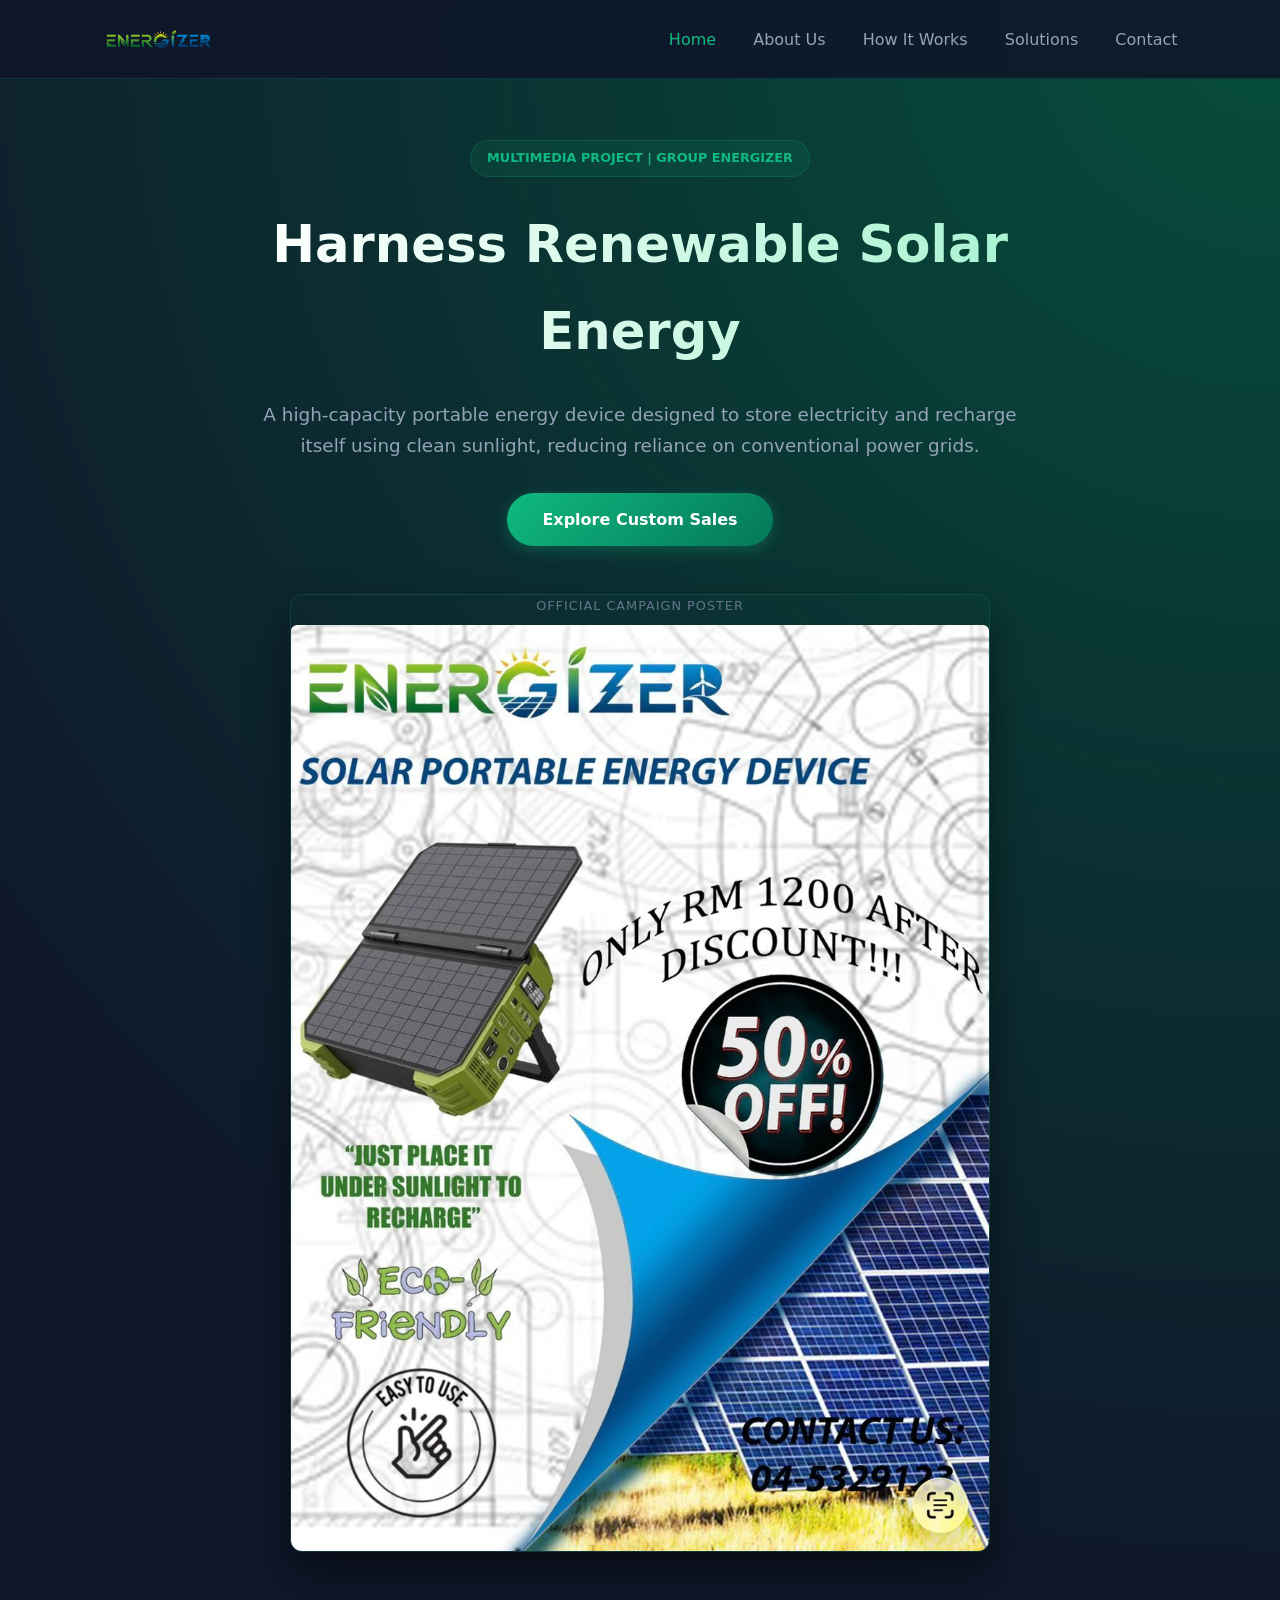
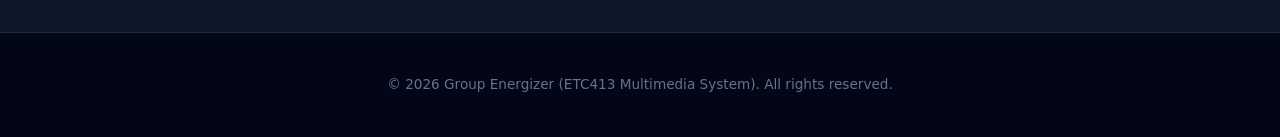
<file: index.html>
<!DOCTYPE html>
<html lang="en">
<head>
    <meta charset="UTF-8">
    <meta name="viewport" content="width=device-width, initial-scale=1.0">
    <title>Energizer | Renewable Solar Energy Storage</title>
    <link rel="stylesheet" href="style.css">
</head>
<body>
    <header>
        <div class="logo-container" style="display: flex; align-items: center; max-height: 50px;">
    <!-- If your file is a .jpg, change logo.png to logo.jpg -->
    <img src="logo.png" alt="Group Energizer Logo" style="height: 100%; max-height: 40px; width: auto; object-fit: contain;">
</div>

        <nav>
            <a href="index.html" class="active">Home</a>
            <a href="about.html">About Us</a>
            <a href="features.html">How It Works</a>
            <a href="gallery.html">Solutions</a>
            <a href="contact.html">Contact</a>
        </nav>
    </header>

    <main class="page">
        <div class="container-narrow">
            <span class="badge">Multimedia Project | Group Energizer</span>
            <h1>Harness Renewable Solar Energy</h1>
            <p class="lead-text">A high-capacity portable energy device designed to store electricity and recharge itself using clean sunlight, reducing reliance on conventional power grids.</p>
            <a href="contact.html" class="btn">Explore Custom Sales</a>
            <div class="poster-container" style="max-width: 700px; width: 100%; margin: 3rem auto 0 auto; border-radius: 12px; overflow: hidden; border: 1px solid rgba(16, 185, 129, 0.2); box-shadow: 0 20px 40px rgba(0,0,0,0.5);">
                <p style="font-size: 0.8rem; color: #64748b; margin-bottom: 0.5rem; text-transform: uppercase; letter-spacing: 1px;">Official Campaign Poster</p>
                <img src="poster.jpg" alt="Energizer Promotional Ad Poster" style="width: 100%; display: block; border-radius: 6px;">
            </div>
        </div>
    </main>

    <footer><p>&copy; 2026 Group Energizer (ETC413 Multimedia System). All rights reserved.</p></footer>
</body>
</html>
</file>
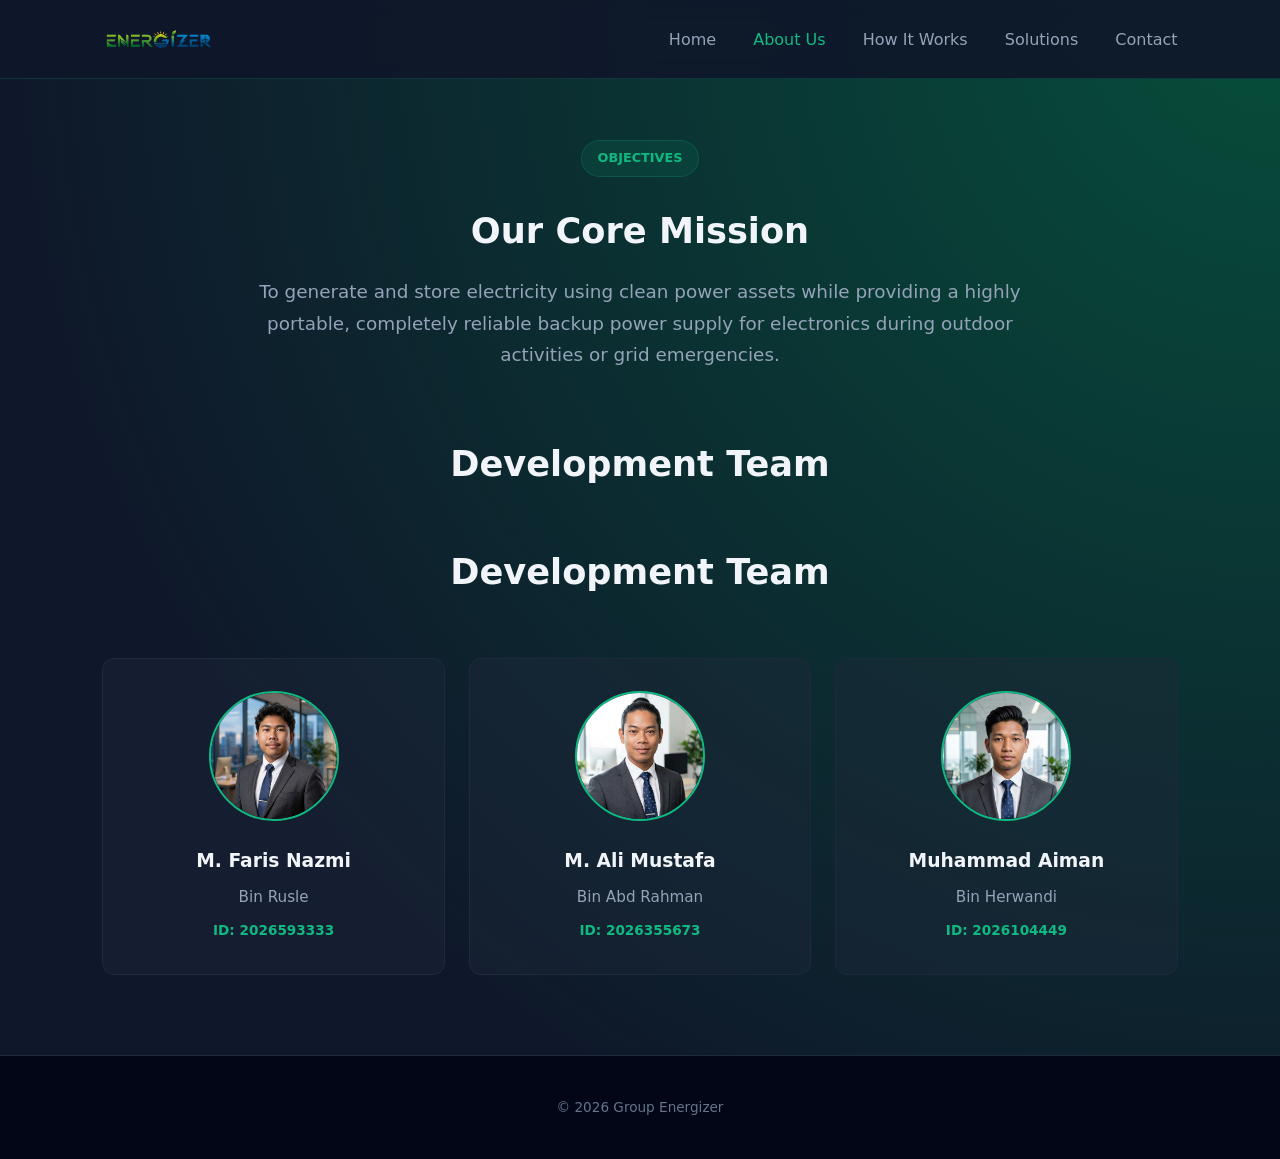
<file: about.html>
<!DOCTYPE html>
<html lang="en">
<head>
    <meta charset="UTF-8">
    <meta name="viewport" content="width=device-width, initial-scale=1.0">
    <title>About Us | Group Energizer</title>
    <link rel="stylesheet" href="style.css">
</head>
<body>
    <header>
        <div class="logo-container" style="display: flex; align-items: center; max-height: 50px;">
    <!-- If your file is a .jpg, change logo.png to logo.jpg -->
    <img src="logo.png" alt="Group Energizer Logo" style="height: 100%; max-height: 40px; width: auto; object-fit: contain;">
</div>
        <nav>
            <a href="index.html">Home</a>
            <a href="about.html" class="active">About Us</a>
            <a href="features.html">How It Works</a>
            <a href="gallery.html">Solutions</a>
            <a href="contact.html">Contact</a>
        </nav>
    </header>

    <main class="page">
        <div class="container-narrow">
            <span class="badge">Objectives</span>
            <h2>Our Core Mission</h2>
            <p class="lead-text">To generate and store electricity using clean power assets while providing a highly portable, completely reliable backup power supply for electronics during outdoor activities or grid emergencies.</p>
        </div>

        <h2 style="margin-top: 2rem;">Development Team</h2>
        <h2 style="margin-top: 2rem;">Development Team</h2>
        <div class="grid">
            <!-- Member 1 -->
            <div class="card" style="text-align: center; padding: 2rem 1.5rem;">
                <div style="width: 130px; height: 130px; margin: 0 auto 1.5rem auto; border-radius: 50%; overflow: hidden; border: 2px solid #10b981; background: #1e293b;">
                    <img src="faris.jpg" alt="Muhammad Faris Nazmi" style="width: 100%; height: 100%; object-fit: cover;">
                </div>
                <h3>M. Faris Nazmi</h3>
                <p>Bin Rusle</p>
                <p style="color: #10b981; font-size: 0.85rem; margin-top: 0.5rem; font-weight: 600;">ID: 2026593333</p>
            </div>

            <!-- Member 2 -->
            <div class="card" style="text-align: center; padding: 2rem 1.5rem;">
                <div style="width: 130px; height: 130px; margin: 0 auto 1.5rem auto; border-radius: 50%; overflow: hidden; border: 2px solid #10b981; background: #1e293b;">
                    <img src="ali.jpg" alt="Muhammad Ali Mustafa" style="width: 100%; height: 100%; object-fit: cover;">
                </div>
                <h3>M. Ali Mustafa</h3>
                <p>Bin Abd Rahman</p>
                <p style="color: #10b981; font-size: 0.85rem; margin-top: 0.5rem; font-weight: 600;">ID: 2026355673</p>
            </div>

            <!-- Member 3 -->
            <div class="card" style="text-align: center; padding: 2rem 1.5rem;">
                <div style="width: 130px; height: 130px; margin: 0 auto 1.5rem auto; border-radius: 50%; overflow: hidden; border: 2px solid #10b981; background: #1e293b;">
                    <!-- Added object-position: top; here to fix his framing -->
                    <img src="aiman.jpg" alt="Muhammad Aiman" style="width: 100%; height: 100%; object-fit: cover; object-position: top;">
                </div>
                <h3>Muhammad Aiman</h3>
                <p>Bin Herwandi</p>
                <p style="color: #10b981; font-size: 0.85rem; margin-top: 0.5rem; font-weight: 600;">ID: 2026104449</p>
            </div>
        </div>
    </main>

    <footer><p>&copy; 2026 Group Energizer</p></footer>
</body>
</html>
</file>
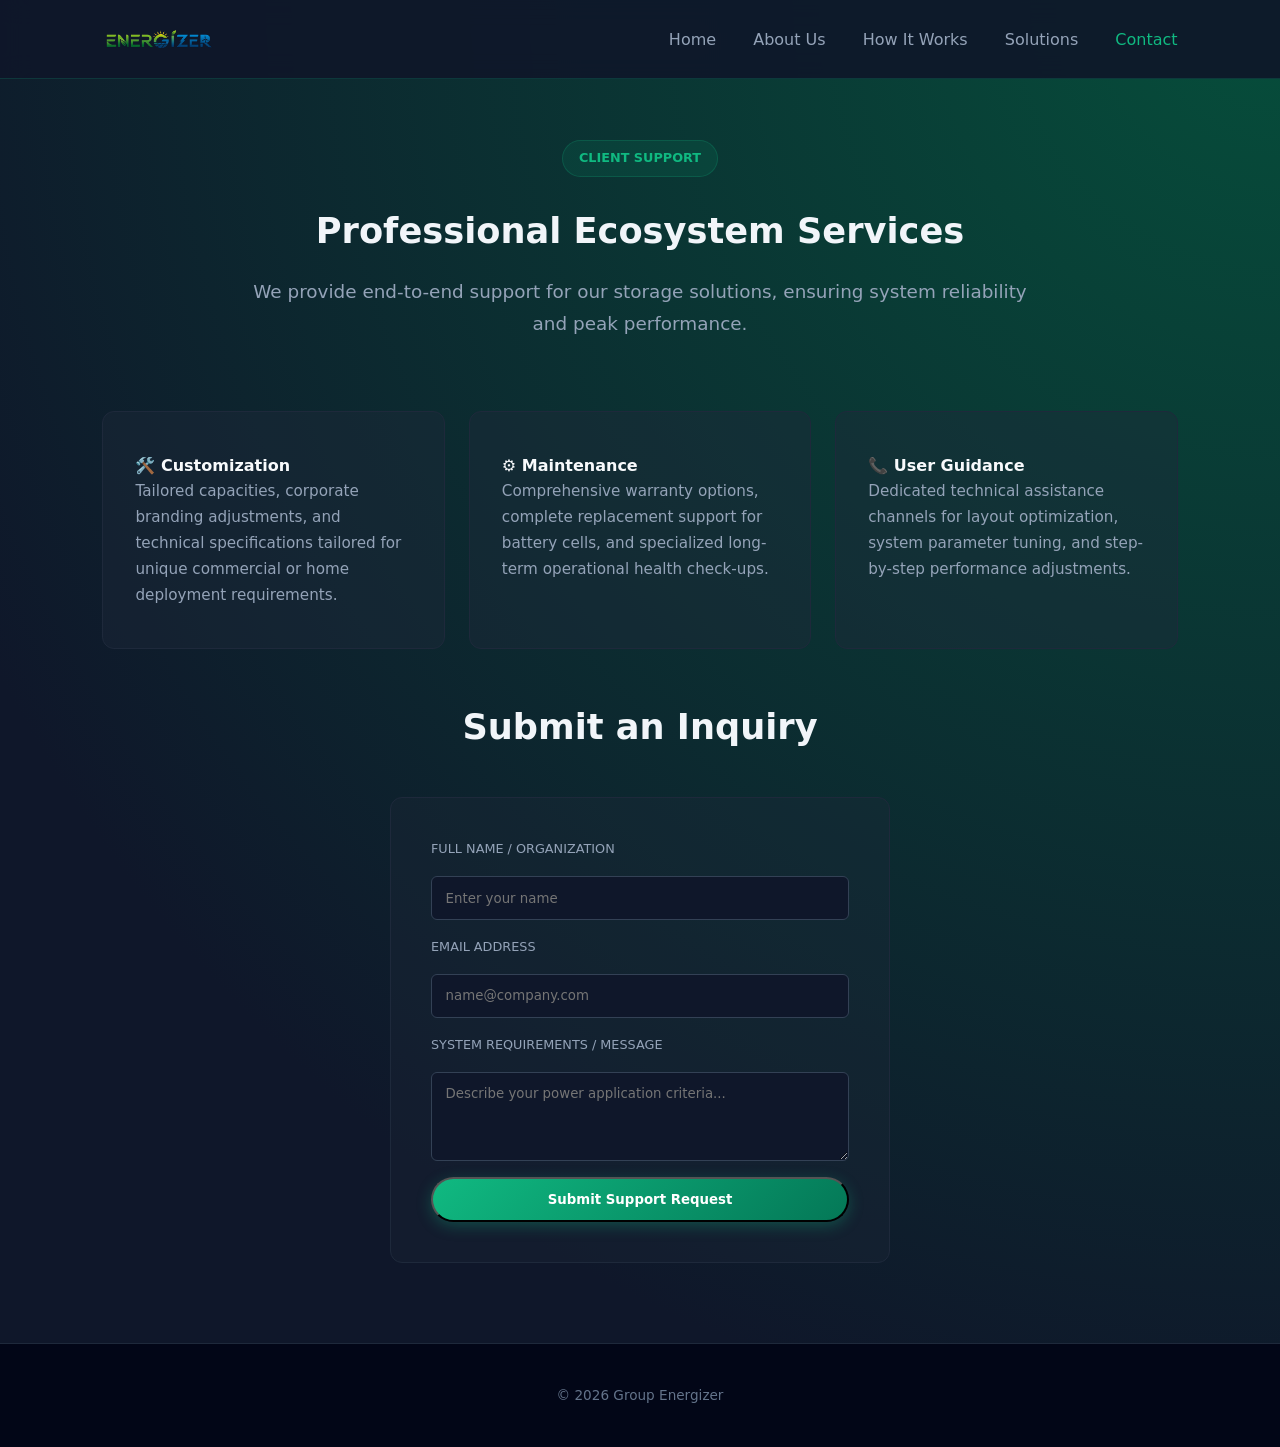
<file: contact.html>
<!DOCTYPE html>
<html lang="en">
<head>
    <meta charset="UTF-8">
    <meta name="viewport" content="width=device-width, initial-scale=1.0">
    <title>Our Services & Contact | Energizer</title>
    <link rel="stylesheet" href="style.css">
</head>
<body>
    <header>
        <div class="logo-container" style="display: flex; align-items: center; max-height: 50px;">
    <!-- If your file is a .jpg, change logo.png to logo.jpg -->
    <img src="logo.png" alt="Group Energizer Logo" style="height: 100%; max-height: 40px; width: auto; object-fit: contain;">
</div>
        <nav>
            <a href="index.html">Home</a>
            <a href="about.html">About Us</a>
            <a href="features.html">How It Works</a>
            <a href="gallery.html">Solutions</a>
            <a href="contact.html" class="active">Contact</a>
        </nav>
    </header>

    <main class="page">
        <div class="container-narrow">
            <span class="badge">Client Support</span>
            <h2>Professional Ecosystem Services</h2>
            <p class="lead-text">We provide end-to-end support for our storage solutions, ensuring system reliability and peak performance.</p>
        </div>

        <div class="grid" style="margin-bottom: 3rem;">
            <div class="card">
                <h4>🛠️ Customization</h4>
                <p>Tailored capacities, corporate branding adjustments, and technical specifications tailored for unique commercial or home deployment requirements.</p>
            </div>
            <div class="card">
                <h4>⚙️ Maintenance</h4>
                <p>Comprehensive warranty options, complete replacement support for battery cells, and specialized long-term operational health check-ups.</p>
            </div>
            <div class="card">
                <h4>📞 User Guidance</h4>
                <p>Dedicated technical assistance channels for layout optimization, system parameter tuning, and step-by-step performance adjustments.</p>
            </div>
        </div>

        <h2>Submit an Inquiry</h2>
        <form onsubmit="event.preventDefault(); alert('Inquiry successfully logged by Energizer Technical Support.');">
            <label for="client-name">Full Name / Organization</label>
            <input type="text" id="client-name" placeholder="Enter your name" required>

            <label for="client-email">Email Address</label>
            <input type="email" id="client-email" placeholder="name@company.com" required>

            <label for="client-needs">System Requirements / Message</label>
            <textarea id="client-needs" rows="4" placeholder="Describe your power application criteria..." required></textarea>

            <button type="submit" class="btn">Submit Support Request</button>
        </form>
    </main>

    <footer><p>&copy; 2026 Group Energizer</p></footer>
</body>
</html>
</file>
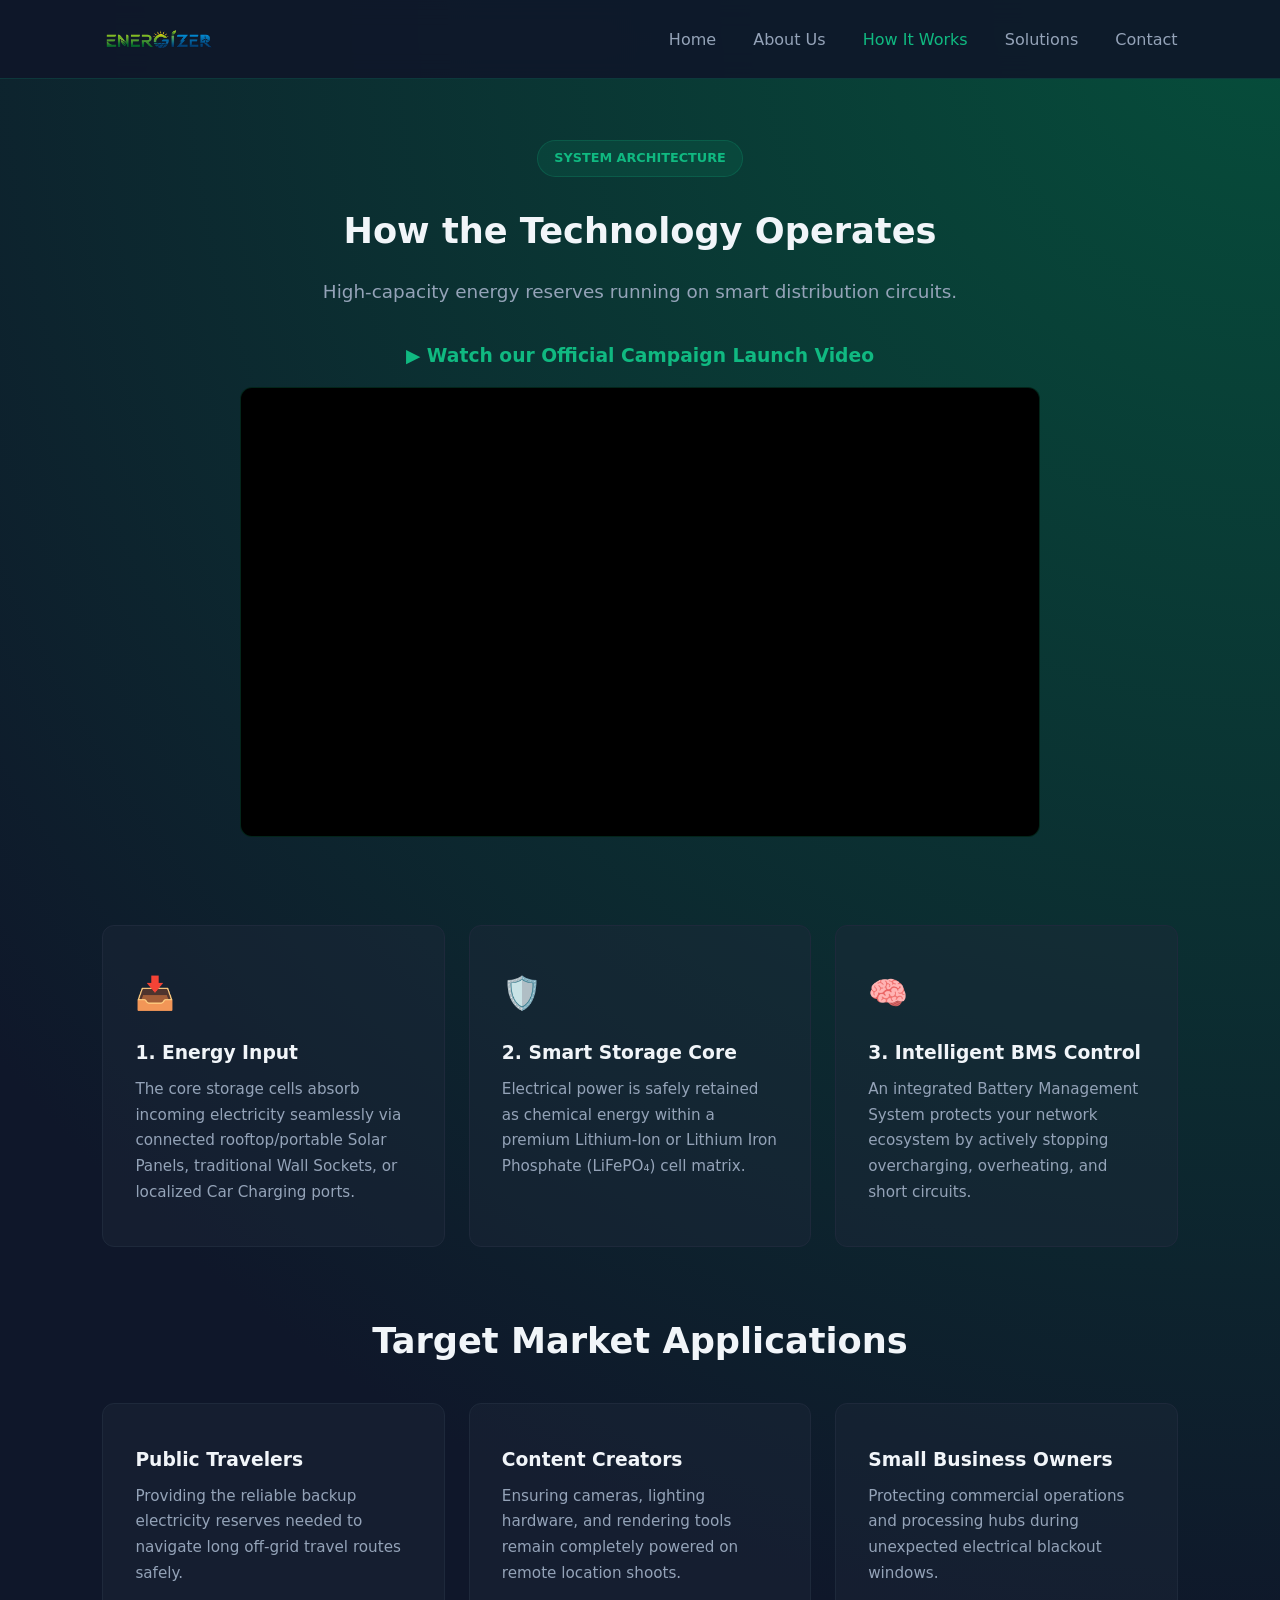
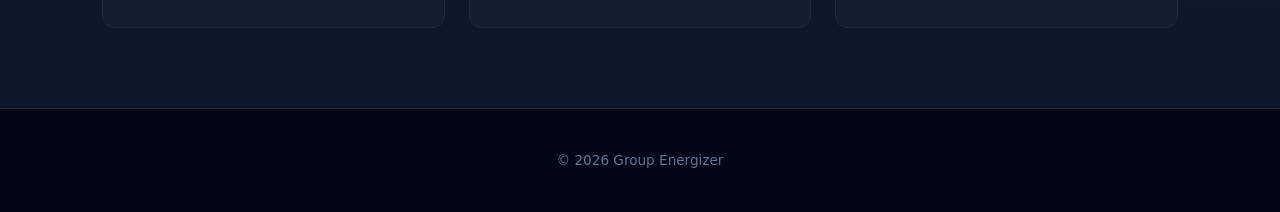
<file: features.html>
<!DOCTYPE html>
<html lang="en">
<head>
    <meta charset="UTF-8">
    <meta name="viewport" content="width=device-width, initial-scale=1.0">
    <title>How It Works | Energizer</title>
    <link rel="stylesheet" href="style.css">
</head>
<body>
    <header>
        <div class="logo-container" style="display: flex; align-items: center; max-height: 50px;">
    <!-- If your file is a .jpg, change logo.png to logo.jpg -->
    <img src="logo.png" alt="Group Energizer Logo" style="height: 100%; max-height: 40px; width: auto; object-fit: contain;">
</div>

        <nav>
            <a href="index.html">Home</a>
            <a href="about.html">About Us</a>
            <a href="features.html" class="active">How It Works</a>
            <a href="gallery.html">Solutions</a>
            <a href="contact.html">Contact</a>
        </nav>
    </header>

    <main class="page">
        <div class="container-narrow">
            <span class="badge">System Architecture</span>
            <h2>How the Technology Operates</h2>
            <p class="lead-text">High-capacity energy reserves running on smart distribution circuits.</p>
            <h3 style="text-align: center; color: #10b981; margin-bottom: 1rem;">▶️ Watch our Official Campaign Launch Video</h3>
            <div class="video-container" style="max-width: 800px; width: 100%; margin: 0 auto 3rem auto; border-radius: 12px; overflow: hidden; border: 1px solid rgba(16, 185, 129, 0.2); background: #000; aspect-ratio: 16/9;">
            <!-- Replace "YOUR_YOUTUBE_VIDEO_ID" with your actual video's ID code from the YouTube link -->
                <iframe 
                style="width: 100%; height: 100%; border: none;" 
                src="https://www.youtube.com/embed/izwq7Fh_1rY" 
                title="Group Energizer Official Promo Video" 
                allow="accelerometer; autoplay; clipboard-write; encrypted-media; gyroscope; picture-in-picture; web-share" 
                allowfullscreen>
                </iframe>
            </div>
        </div>

        <div class="grid">
            <div class="card">
                <span class="card-icon">📥</span>
                <h3>1. Energy Input</h3>
                <p>The core storage cells absorb incoming electricity seamlessly via connected rooftop/portable Solar Panels, traditional Wall Sockets, or localized Car Charging ports.</p>
            </div>
            <div class="card">
                <span class="card-icon">🛡️</span>
                <h3>2. Smart Storage Core</h3>
                <p>Electrical power is safely retained as chemical energy within a premium Lithium-Ion or Lithium Iron Phosphate (LiFePO₄) cell matrix.</p>
            </div>
            <div class="card">
                <span class="card-icon">🧠</span>
                <h3>3. Intelligent BMS Control</h3>
                <p>An integrated Battery Management System protects your network ecosystem by actively stopping overcharging, overheating, and short circuits.</p>
            </div>
        </div>

        <h2 style="margin-top: 4rem;">Target Market Applications</h2>
        <div class="grid" style="margin-top: 1rem;">
            <div class="card"><h3>Public Travelers</h3><p>Providing the reliable backup electricity reserves needed to navigate long off-grid travel routes safely.</p></div>
            <div class="card"><h3>Content Creators</h3><p>Ensuring cameras, lighting hardware, and rendering tools remain completely powered on remote location shoots.</p></div>
            <div class="card"><h3>Small Business Owners</h3><p>Protecting commercial operations and processing hubs during unexpected electrical blackout windows.</p></div>
        </div>
    </main>

    <footer><p>&copy; 2026 Group Energizer</p></footer>
</body>
</html>
</file>
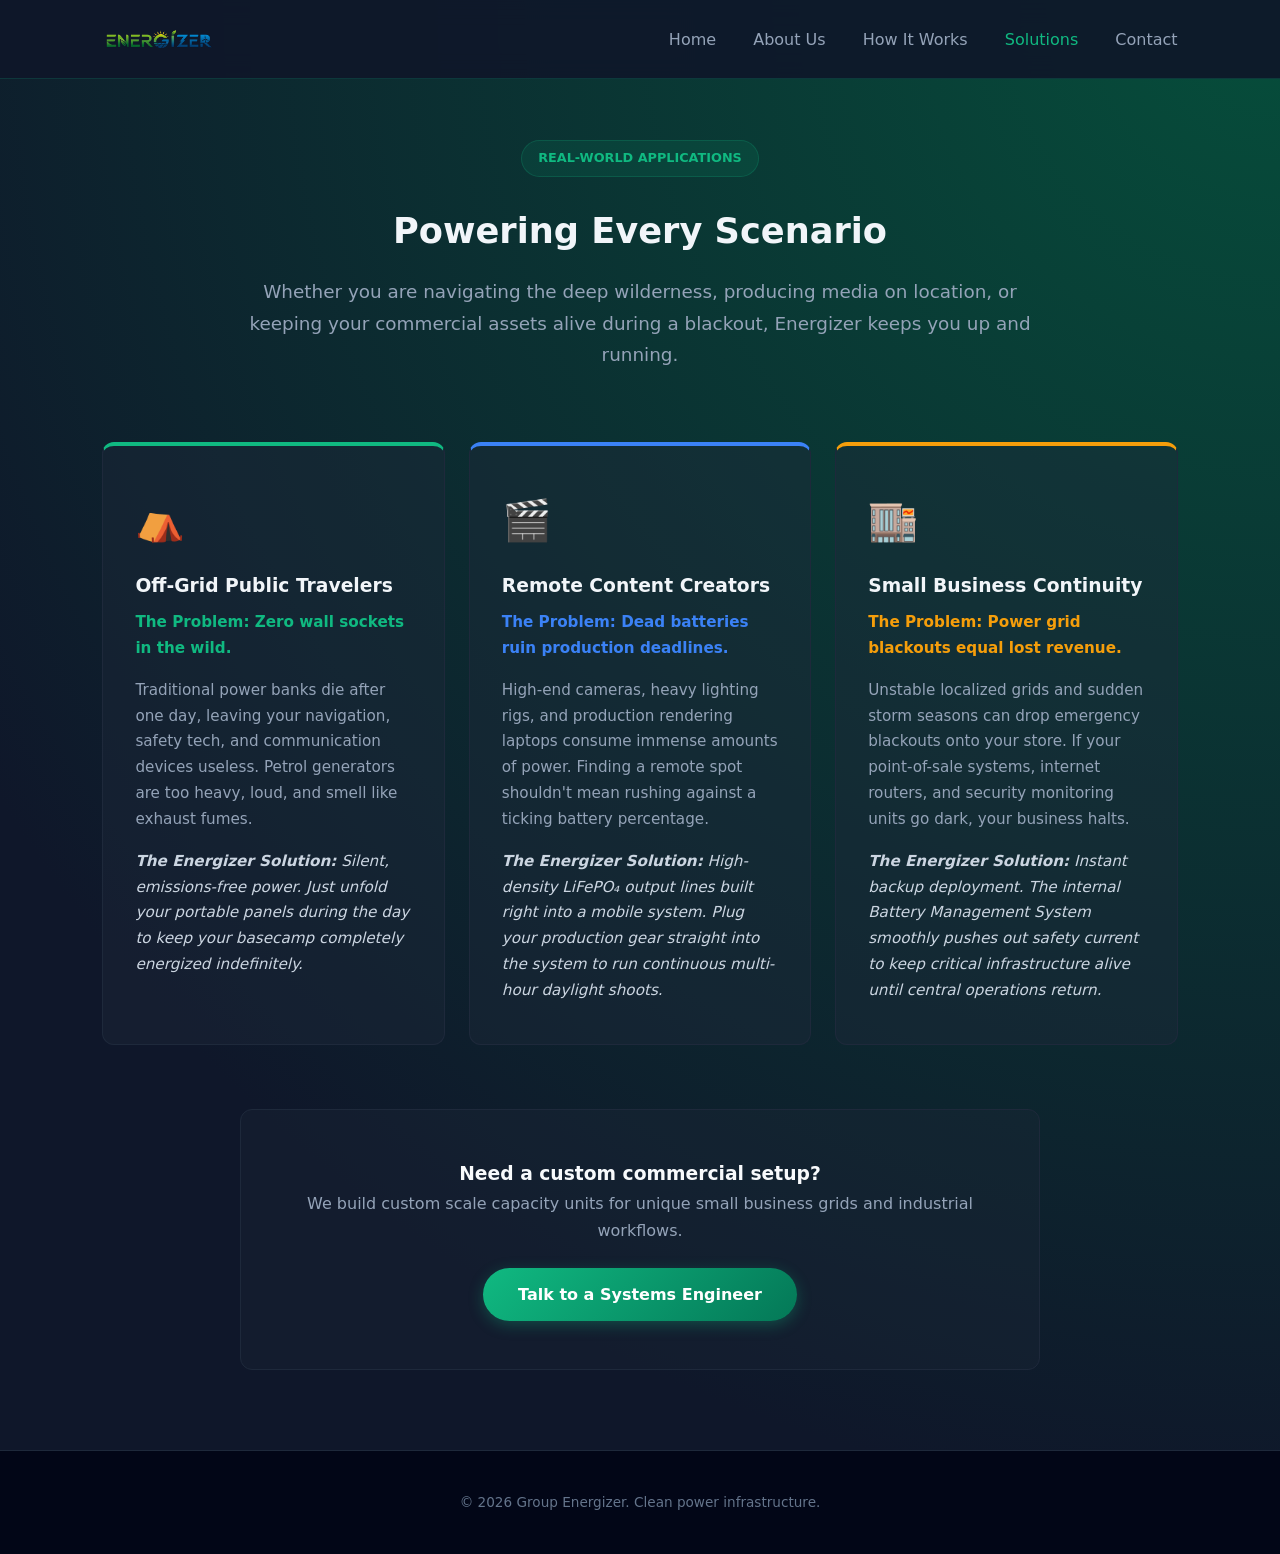
<file: gallery.html>
<!DOCTYPE html>
<html lang="en">
<head>
    <meta charset="UTF-8">
    <meta name="viewport" content="width=device-width, initial-scale=1.0">
    <title>Applications & Solutions | Energizer</title>
    <link rel="stylesheet" href="style.css">
</head>
<body>
    <header>
        <div class="logo-container" style="display: flex; align-items: center; max-height: 50px;">
    <!-- If your file is a .jpg, change logo.png to logo.jpg -->
    <img src="logo.png" alt="Group Energizer Logo" style="height: 100%; max-height: 40px; width: auto; object-fit: contain;">
</div>

        <nav>
            <a href="index.html">Home</a>
            <a href="about.html">About Us</a>
            <a href="features.html">How It Works</a>
            <a href="gallery.html" class="active">Solutions</a>
            <a href="contact.html">Contact</a>
        </nav>
    </header>

    <main class="page">
        <div class="container-narrow">
            <span class="badge">Real-World Applications</span>
            <h2>Powering Every Scenario</h2>
            <p class="lead-text">Whether you are navigating the deep wilderness, producing media on location, or keeping your commercial assets alive during a blackout, Energizer keeps you up and running.</p>
        </div>

        <div class="grid">
            <!-- Scenario 1 -->
            <div class="card" style="border-top: 4px solid #10b981;">
                <div style="font-size: 2.5rem; margin-bottom: 1rem;">⛺</div>
                <h3>Off-Grid Public Travelers</h3>
                <p style="margin-bottom: 1rem; font-weight: 600; color: #10b981;">The Problem: Zero wall sockets in the wild.</p>
                <p>Traditional power banks die after one day, leaving your navigation, safety tech, and communication devices useless. Petrol generators are too heavy, loud, and smell like exhaust fumes.</p>
                <p style="margin-top: 1rem; color: #cbd5e1; font-style: italic;"><strong>The Energizer Solution:</strong> Silent, emissions-free power. Just unfold your portable panels during the day to keep your basecamp completely energized indefinitely.</p>
            </div>

            <!-- Scenario 2 -->
            <div class="card" style="border-top: 4px solid #3b82f6;">
                <div style="font-size: 2.5rem; margin-bottom: 1rem;">🎬</div>
                <h3>Remote Content Creators</h3>
                <p style="margin-bottom: 1rem; font-weight: 600; color: #3b82f6;">The Problem: Dead batteries ruin production deadlines.</p>
                <p>High-end cameras, heavy lighting rigs, and production rendering laptops consume immense amounts of power. Finding a remote spot shouldn't mean rushing against a ticking battery percentage.</p>
                <p style="margin-top: 1rem; color: #cbd5e1; font-style: italic;"><strong>The Energizer Solution:</strong> High-density LiFePO₄ output lines built right into a mobile system. Plug your production gear straight into the system to run continuous multi-hour daylight shoots.</p>
            </div>

            <!-- Scenario 3 -->
            <div class="card" style="border-top: 4px solid #f59e0b;">
                <div style="font-size: 2.5rem; margin-bottom: 1rem;">🏬</div>
                <h3>Small Business Continuity</h3>
                <p style="margin-bottom: 1rem; font-weight: 600; color: #f59e0b;">The Problem: Power grid blackouts equal lost revenue.</p>
                <p>Unstable localized grids and sudden storm seasons can drop emergency blackouts onto your store. If your point-of-sale systems, internet routers, and security monitoring units go dark, your business halts.</p>
                <p style="margin-top: 1rem; color: #cbd5e1; font-style: italic;"><strong>The Energizer Solution:</strong> Instant backup deployment. The internal Battery Management System smoothly pushes out safety current to keep critical infrastructure alive until central operations return.</p>
            </div>
        </div>

        <div class="container-narrow" style="margin-top: 4rem; background: rgba(30, 41, 59, 0.3); padding: 3rem; border-radius: 12px; border: 1px solid #1e293b;">
            <h3>Need a custom commercial setup?</h3>
            <p class="lead-text" style="font-size: 1rem; margin-bottom: 1.5rem;">We build custom scale capacity units for unique small business grids and industrial workflows.</p>
            <a href="contact.html" class="btn">Talk to a Systems Engineer</a>
        </div>
    </main>

    <footer><p>&copy; 2026 Group Energizer. Clean power infrastructure.</p></footer>
</body>
</html>
</file>
<file: style.css>
/* ==========================================
   1. RESET & BASE THEME
   ========================================== */
* {
    margin: 0;
    padding: 0;
    box-sizing: border-box;
    font-family: 'Segoe UI', system-ui, sans-serif;
}

body {
    background: radial-gradient(circle at top right, #064e3b, #0f172a 75%);
    color: #f8fafc;
    line-height: 1.7;
}

/* ==========================================
   2. NAVIGATION BAR
   ========================================== */
header {
    position: fixed;
    top: 0;
    left: 0;
    width: 100%;
    background-color: rgba(15, 23, 42, 0.9);
    backdrop-filter: blur(12px);
    border-bottom: 1px solid rgba(16, 185, 129, 0.2);
    z-index: 1000;
    display: flex;
    justify-content: space-between;
    align-items: center;
    padding: 1.2rem 8%;
}

.logo-container {
    font-weight: 700;
    font-size: 1.3rem;
    color: #10b981;
    letter-spacing: 0.5px;
}

nav a {
    color: #94a3b8;
    text-decoration: none;
    margin-left: 2rem;
    font-weight: 500;
    transition: color 0.3s ease;
}

nav a:hover, nav a.active {
    color: #10b981;
}

/* ==========================================
   3. LAYOUT STRUCTURE
   ========================================== */
.page {
    min-height: 100vh;
    padding: 140px 8% 80px 8%;
    display: flex;
    flex-direction: column;
    align-items: center;
    justify-content: center;
}

.container-narrow {
    max-width: 800px;
    width: 100%;
    text-align: center;
}

.badge {
    background: rgba(16, 185, 129, 0.1);
    color: #10b981;
    padding: 0.4rem 1rem;
    border-radius: 50px;
    font-size: 0.8rem;
    font-weight: 600;
    text-transform: uppercase;
    margin-bottom: 1.5rem;
    display: inline-block;
    border: 1px solid rgba(16, 185, 129, 0.2);
}

h1 {
    font-size: 3.2rem;
    font-weight: 800;
    background: linear-gradient(to right, #ffffff, #a7f3d0);
    -webkit-background-clip: text;
    -webkit-text-fill-color: transparent;
    margin-bottom: 1.5rem;
}

h2 {
    font-size: 2.2rem;
    color: #f1f5f9;
    margin-bottom: 1rem;
}

.lead-text {
    color: #94a3b8;
    font-size: 1.15rem;
    margin-bottom: 2rem;
}

.btn {
    display: inline-block;
    background: linear-gradient(135deg, #10b981, #047857);
    color: white;
    padding: 0.8rem 2.2rem;
    border-radius: 50px;
    text-decoration: none;
    font-weight: 600;
    box-shadow: 0 4px 15px rgba(16, 185, 129, 0.3);
    transition: transform 0.2s, box-shadow 0.2s;
}

.btn:hover {
    transform: translateY(-2px);
    box-shadow: 0 6px 20px rgba(16, 185, 129, 0.4);
}

/* ==========================================
   4. COMPONENT GRIDS & TABLES
   ========================================== */
.grid {
    display: grid;
    grid-template-columns: repeat(auto-fit, minmax(280px, 1fr));
    gap: 1.5rem;
    width: 100%;
    max-width: 1100px;
    margin-top: 2.5rem;
}

.card {
    background-color: rgba(30, 41, 59, 0.4);
    padding: 2.5rem 2rem;
    border-radius: 12px;
    border: 1px solid #1e293b;
    text-align: left;
}

.card-icon {
    font-size: 2rem;
    margin-bottom: 1rem;
    display: block;
}

.card h3 {
    color: #f1f5f9;
    margin-bottom: 0.5rem;
}

.card p {
    color: #94a3b8;
    font-size: 0.95rem;
}

/* SWOT Card Modifiers */
.swot-S { border-left: 4px solid #10b981; }
.swot-W { border-left: 4px solid #f59e0b; }
.swot-O { border-left: 4px solid #3b82f6; }
.swot-T { border-left: 4px solid #ef4444; }

.specs-table {
    width: 100%;
    max-width: 700px;
    margin-top: 2rem;
    border-collapse: collapse;
}

.specs-table tr { border-bottom: 1px solid #1e293b; }
.specs-table td { padding: 1rem; text-align: left; }
.specs-table td:first-child { color: #10b981; font-weight: 600; width: 40%; }

/* ==========================================
   5. FORMS & FOOTER
   ========================================== */
form {
    width: 100%;
    max-width: 500px;
    background: rgba(30, 41, 59, 0.3);
    padding: 2.5rem;
    border-radius: 12px;
    border: 1px solid #1e293b;
    display: flex;
    flex-direction: column;
    gap: 1rem;
    margin-top: 1.5rem;
}

label { font-size: 0.8rem; color: #94a3b8; text-transform: uppercase; text-align: left; }
input, textarea { width: 100%; padding: 0.85rem; background: #0f172a; border: 1px solid #334155; color: white; border-radius: 6px; }
input:focus, textarea:focus { outline: none; border-color: #10b981; }

footer {
    background-color: #020617;
    border-top: 1px solid #1e293b;
    text-align: center;
    padding: 2.5rem;
    color: #64748b;
    font-size: 0.85rem;
}
</file>
